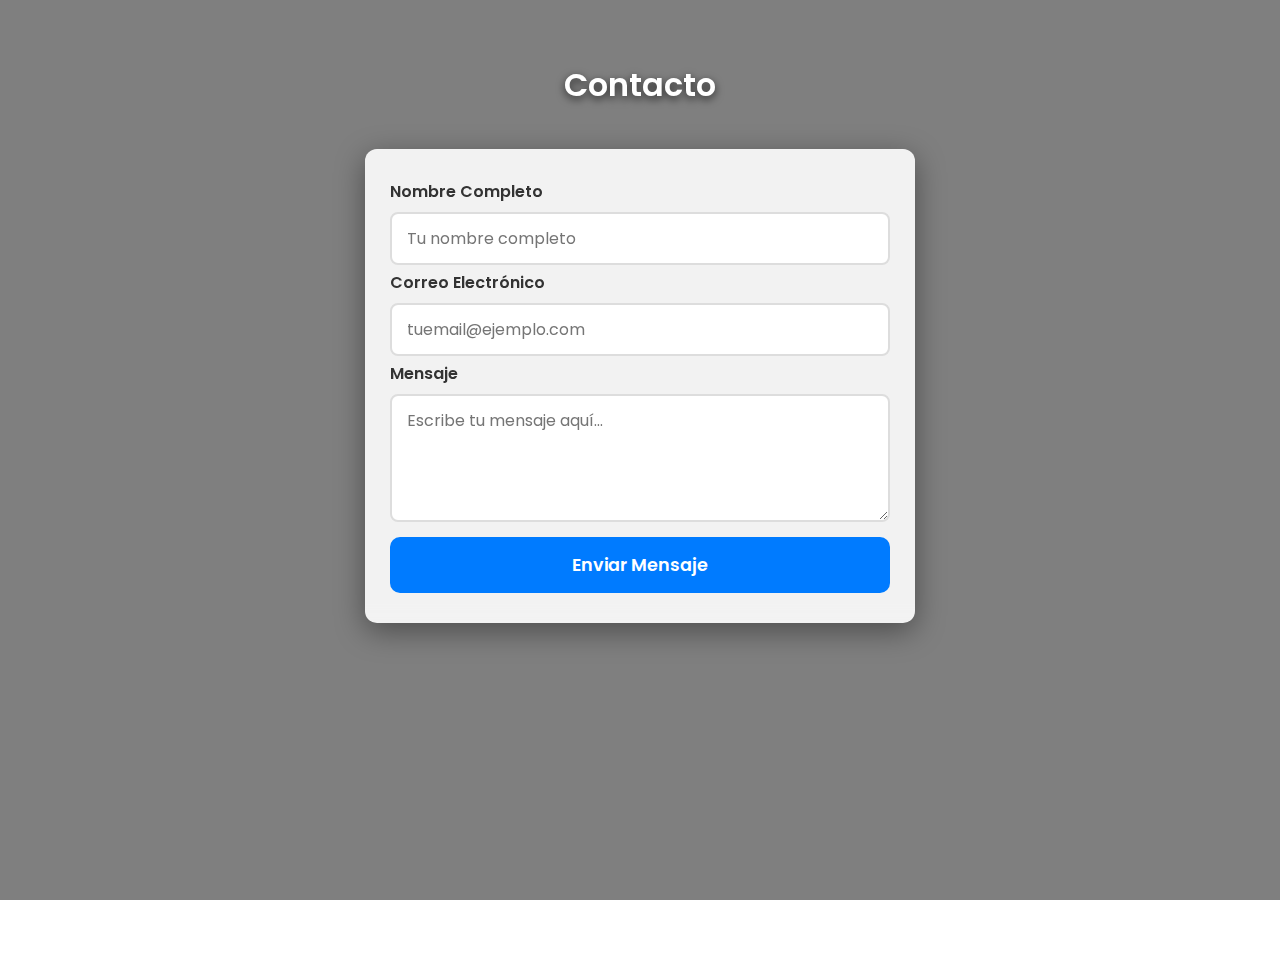
<file: contacto.html>
<!DOCTYPE html>
<html lang="es">
<head>
  <meta charset="UTF-8" />
  <meta name="viewport" content="width=device-width, initial-scale=1" />
  <title>Contacto</title>
  <style>
    @import url('https://fonts.googleapis.com/css2?family=Poppins:wght@400;600&display=swap');

    body {
      font-family: 'Poppins', sans-serif;
      margin: 0;
      padding: 40px 20px;
      min-height: 100vh;
      background-image: url('https://static.wixstatic.com/media/00ed0e_0c0a03a04be84c8ca0b41c7d6ce3dcaa~mv2.gif');
      background-size: cover;
      background-position: center;
      background-repeat: no-repeat;
      color: #333;
      display: flex;
      flex-direction: column;
      align-items: center;
      position: relative;
      z-index: 0;
    }

    body::before {
      content: "";
      position: fixed;
      top: 0; left: 0;
      width: 100vw; height: 100vh;
      background-color: rgba(0,0,0,0.5);
      z-index: -1;
    }

    h1 {
      color: #fff;
      margin-bottom: 40px;
      font-weight: 600;
      text-shadow: 0 3px 8px rgba(0,0,0,0.7);
      z-index: 1;
    }

    .contact-container {
      max-width: 500px;
      width: 100%;
      background: rgba(255, 255, 255, 0.9);
      border-radius: 12px;
      padding: 30px 25px;
      box-shadow: 0 8px 30px rgba(0,0,0,0.4);
      backdrop-filter: blur(8px);
      z-index: 1;
    }

    form {
      display: flex;
      flex-direction: column;
    }

    label {
      font-weight: 600;
      margin-bottom: 8px;
      color: #333;
    }

    input, textarea {
      padding: 12px 15px;
      margin-bottom: 5px;
      border: 2px solid #ddd;
      border-radius: 8px;
      font-size: 1rem;
      font-family: 'Poppins', sans-serif;
      transition: border-color 0.3s ease;
    }

    input:focus, textarea:focus {
      outline: none;
      border-color: #007bff;
    }

    textarea {
      resize: vertical;
      min-height: 100px;
      margin-bottom: 15px;
    }

    .error-msg {
      color: #d93025;
      font-size: 0.9rem;
      margin-bottom: 15px;
      display: none;
    }

    button {
      background-color: #007bff;
      color: white;
      font-weight: 600;
      font-size: 1.1rem;
      padding: 15px;
      border: none;
      border-radius: 10px;
      cursor: pointer;
      transition: background-color 0.3s ease;
      font-family: 'Poppins', sans-serif;
    }

    button:hover {
      background-color: #0056b3;
    }

    @media (max-width: 600px) {
      .contact-container {
        padding: 25px 20px;
      }
      h1 {
        font-size: 1.8rem;
      }
    }
  </style>
</head>
<body>

  <h1>Contacto</h1>

  <div class="contact-container">
    <form id="contactForm" novalidate>
      <label for="name">Nombre Completo</label>
      <input type="text" id="name" name="name" placeholder="Tu nombre completo" />
      <div class="error-msg" id="errorName">Por favor, ingresa tu nombre.</div>

      <label for="email">Correo Electrónico</label>
      <input type="email" id="email" name="email" placeholder="tuemail@ejemplo.com" />
      <div class="error-msg" id="errorEmail">Por favor, ingresa un correo válido.</div>

      <label for="message">Mensaje</label>
      <textarea id="message" name="message" placeholder="Escribe tu mensaje aquí..."></textarea>
      <div class="error-msg" id="errorMessage">El mensaje no puede estar vacío.</div>

      <button type="submit">Enviar Mensaje</button>
    </form>
  </div>

  <script>
    const form = document.getElementById('contactForm');

    const errorName = document.getElementById('errorName');
    const errorEmail = document.getElementById('errorEmail');
    const errorMessage = document.getElementById('errorMessage');

    function validateEmail(email) {
      
      return /^[^\s@]+@[^\s@]+\.[^\s@]+$/.test(email);
    }

    form.addEventListener('submit', e => {
      e.preventDefault();

      
      errorName.style.display = 'none';
      errorEmail.style.display = 'none';
      errorMessage.style.display = 'none';

      let valid = true;

      
      if (form.name.value.trim() === '') {
        errorName.style.display = 'block';
        valid = false;
      }

      if (!validateEmail(form.email.value.trim())) {
        errorEmail.style.display = 'block';
        valid = false;
      }

      
      if (form.message.value.trim() === '') {
        errorMessage.style.display = 'block';
        valid = false;
      }

      if (valid) {
        alert('Gracias por contactarnos, te responderemos pronto.');
        form.reset();
      }
    });
  </script>

</body>
</html>
</file>
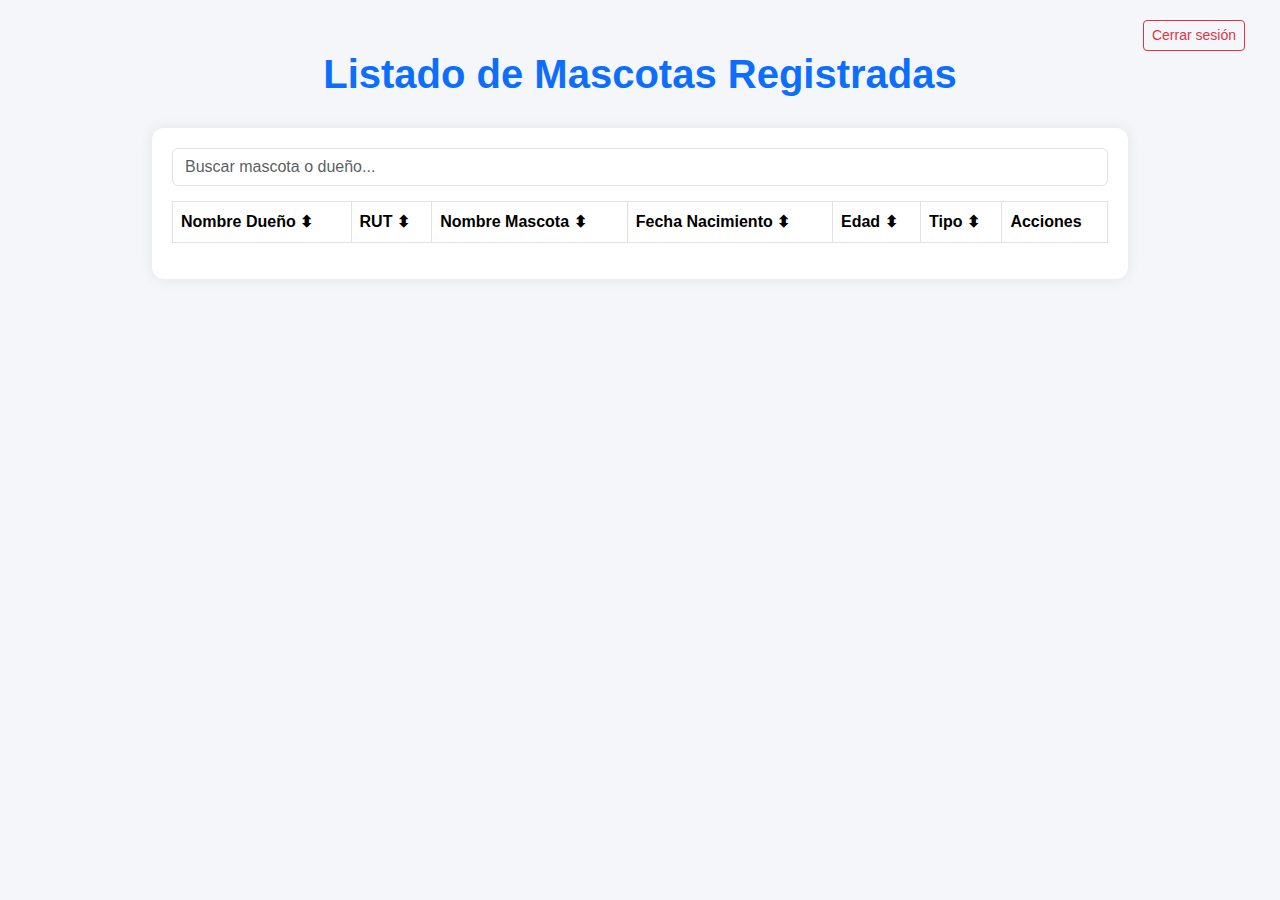
<file: crud.html>
<!DOCTYPE html>
<html lang="es">
<head>
  <meta charset="UTF-8" />
  <meta name="viewport" content="width=device-width, initial-scale=1" />
  <title>Listado de Mascotas</title>
  <link href="https://cdn.jsdelivr.net/npm/bootstrap@5.3.0/dist/css/bootstrap.min.css" rel="stylesheet" />
  <style>
    body {
      background-color: #f4f6f9;
      font-family: 'Segoe UI', sans-serif;
    }

    .container {
      max-width: 1000px;
      margin-top: 50px;
    }

    h1 {
      color: #0d6efd;
      font-weight: bold;
      text-align: center;
      margin-bottom: 30px;
    }

    .table-container {
      background-color: #ffffff;
      border-radius: 12px;
      box-shadow: 0 0 15px rgba(0, 0, 0, 0.08);
      padding: 20px;
    }

    thead {
      background-color: #0d6efd;
      color: white;
      cursor: pointer;
    }

    tbody tr:hover {
      background-color: #f1f3f5;
    }

    .btn-logout {
      position: absolute;
      top: 20px;
      right: 30px;
    }

    .btn-sm {
      margin-right: 5px;
    }

    .search-box {
      margin-bottom: 15px;
    }
  </style>
</head>
<body>
  <div class="container">
    <button class="btn btn-outline-danger btn-sm btn-logout" onclick="cerrarSesion()">Cerrar sesión</button>
    <h1>Listado de Mascotas Registradas</h1>

    <div class="table-container">
      <input type="text" class="form-control search-box" id="buscador" placeholder="Buscar mascota o dueño..." onkeyup="filtrarTabla()" />

      <div class="table-responsive">
        <table class="table table-bordered table-hover align-middle" id="tabla">
          <thead>
            <tr>
              <th onclick="ordenarTabla(0)">Nombre Dueño ⬍</th>
              <th onclick="ordenarTabla(1)">RUT ⬍</th>
              <th onclick="ordenarTabla(2)">Nombre Mascota ⬍</th>
              <th onclick="ordenarTabla(3)">Fecha Nacimiento ⬍</th>
              <th onclick="ordenarTabla(4)">Edad ⬍</th>
              <th onclick="ordenarTabla(5)">Tipo ⬍</th>
              <th>Acciones</th>
            </tr>
          </thead>
          <tbody id="tablaMascotas"></tbody>
        </table>
      </div>
    </div>
  </div>

  <script>
    function cerrarSesion() {
      if (confirm("¿Estás seguro que deseas cerrar sesión?")) {
        window.location.href = "index.html";
      }
    }

    function mostrarMascotas() {
      const mascotas = JSON.parse(localStorage.getItem("mascotas")) || [];
      const tabla = document.getElementById("tablaMascotas");
      tabla.innerHTML = "";

      mascotas.forEach((m, index) => {
        const fila = document.createElement("tr");
        fila.innerHTML = `
          <td><span>${m.nombreDueno}</span><input class="form-control d-none" type="text" value="${m.nombreDueno}"></td>
          <td><span>${m.rutDueno}</span><input class="form-control d-none" type="text" value="${m.rutDueno}"></td>
          <td><span>${m.nombreMascota}</span><input class="form-control d-none" type="text" value="${m.nombreMascota}"></td>
          <td><span>${m.fechaNacimiento}</span><input class="form-control d-none" type="date" value="${m.fechaNacimiento}"></td>
          <td><span>${m.edad}</span><input class="form-control d-none" type="number" value="${m.edad}" min="0"></td>
          <td>
            <span>${m.tipoMascota}</span>
            <select class="form-select d-none">
              <option value="Perro" ${m.tipoMascota === "Perro" ? "selected" : ""}>Perro</option>
              <option value="Gato" ${m.tipoMascota === "Gato" ? "selected" : ""}>Gato</option>
              <option value="Otro" ${m.tipoMascota === "Otro" ? "selected" : ""}>Otro</option>
            </select>
          </td>
          <td>
            <button class="btn btn-warning btn-sm" onclick="editarMascota(this, ${index})">Editar</button>
            <button class="btn btn-success btn-sm d-none" onclick="guardarEdicion(this, ${index})">Aceptar</button>
            <button class="btn btn-danger btn-sm" onclick="eliminarMascota(${index})">Eliminar</button>
          </td>
        `;
        tabla.appendChild(fila);
      });
    }

    function editarMascota(btn, index) {
      const fila = btn.closest("tr");
      const spans = fila.querySelectorAll("span");
      const inputs = fila.querySelectorAll("input, select");

      spans.forEach(span => span.classList.add("d-none"));
      inputs.forEach(input => input.classList.remove("d-none"));

      fila.querySelector(".btn-warning").classList.add("d-none");
      fila.querySelector(".btn-success").classList.remove("d-none");
    }

    function guardarEdicion(btn, index) {
      const fila = btn.closest("tr");
      const inputs = fila.querySelectorAll("input, select");

      const nuevaMascota = {
        nombreDueno: inputs[0].value.trim(),
        rutDueno: inputs[1].value.trim(),
        nombreMascota: inputs[2].value.trim(),
        fechaNacimiento: inputs[3].value,
        edad: inputs[4].value,
        tipoMascota: inputs[5].value
      };

      const mascotas = JSON.parse(localStorage.getItem("mascotas")) || [];
      mascotas[index] = nuevaMascota;
      localStorage.setItem("mascotas", JSON.stringify(mascotas));
      mostrarMascotas();
    }

    function eliminarMascota(index) {
      if (confirm("¿Seguro que deseas eliminar esta mascota?")) {
        const mascotas = JSON.parse(localStorage.getItem("mascotas")) || [];
        mascotas.splice(index, 1);
        localStorage.setItem("mascotas", JSON.stringify(mascotas));
        mostrarMascotas();
      }
    }

    function filtrarTabla() {
      const input = document.getElementById("buscador").value.toLowerCase();
      const filas = document.querySelectorAll("#tablaMascotas tr");

      filas.forEach(fila => {
        const texto = fila.textContent.toLowerCase();
        fila.style.display = texto.includes(input) ? "" : "none";
      });
    }

    function ordenarTabla(columna) {
      const tabla = document.getElementById("tabla");
      const tbody = tabla.tBodies[0];
      const filas = Array.from(tbody.rows);

      const asc = !tabla.dataset.ordenAsc || tabla.dataset.ordenCol != columna;
      filas.sort((a, b) => {
        const valA = a.cells[columna].innerText.toLowerCase();
        const valB = b.cells[columna].innerText.toLowerCase();
        return asc ? valA.localeCompare(valB) : valB.localeCompare(valA);
      });

      filas.forEach(f => tbody.appendChild(f));

      tabla.dataset.ordenAsc = asc;
      tabla.dataset.ordenCol = columna;
    }

    window.onload = mostrarMascotas;
  </script>
</body>
</html>
</file>
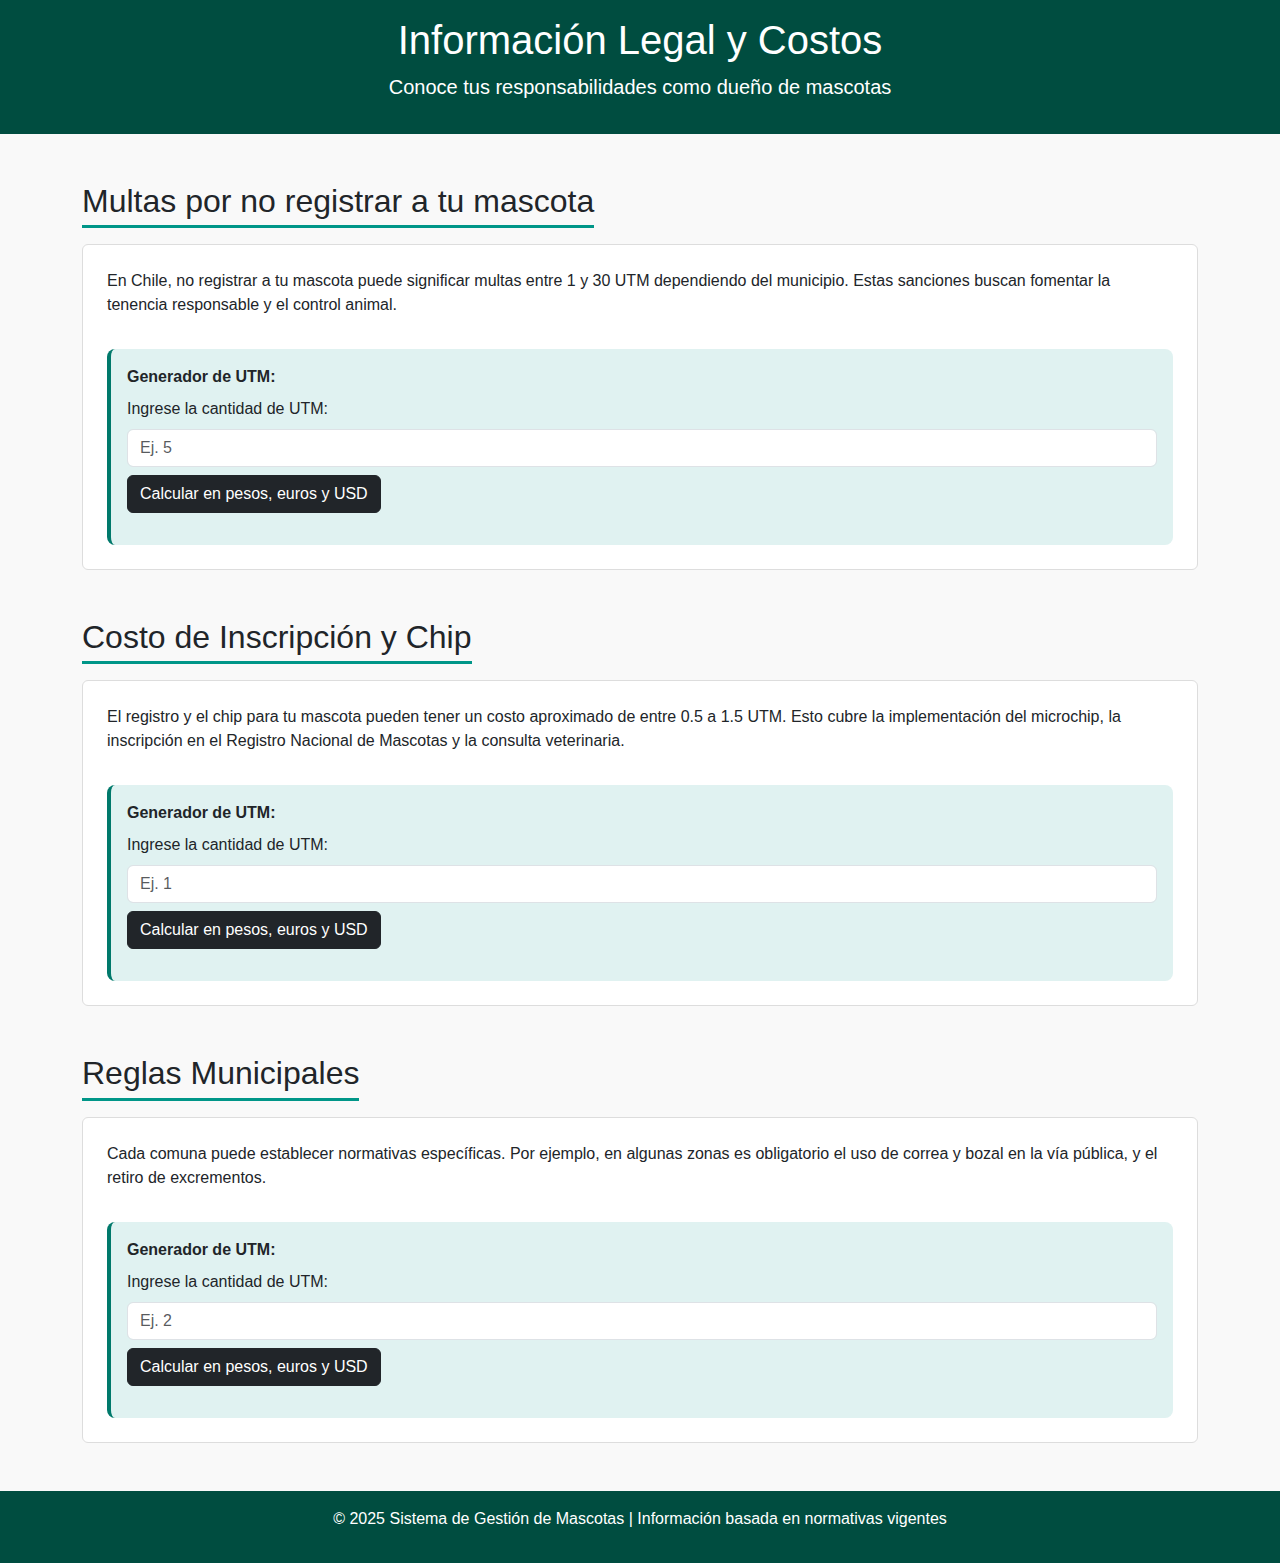
<file: datos-legales.html>
<!DOCTYPE html>
<html lang="es">
<head>
  <meta charset="UTF-8" />
  <meta name="viewport" content="width=device-width, initial-scale=1" />
  <title>Información Legal sobre Mascotas</title>
  <link href="https://cdn.jsdelivr.net/npm/bootstrap@5.3.0/dist/css/bootstrap.min.css" rel="stylesheet" />
  <style>
    body {
      background-color: #f9f9f9;
      font-family: 'Segoe UI', sans-serif;
    }

    header {
      background-color: #004d40;
      color: white;
      padding: 1rem 0;
    }

    h2.section-title {
      border-bottom: 3px solid #009688;
      display: inline-block;
      margin-bottom: 1rem;
      padding-bottom: 0.3rem;
    }

    .card {
      border: 1px solid #ddd;
      transition: transform 0.3s ease;
    }

    .card:hover {
      transform: scale(1.02);
    }

    .utm-box {
      background-color: #e0f2f1;
      border-left: 4px solid #00796b;
      padding: 1rem;
      border-radius: 8px;
      margin-top: 1rem;
    }

    footer {
      background-color: #004d40;
      color: white;
      text-align: center;
      padding: 1rem 0;
      margin-top: 3rem;
    }
  </style>
</head>
<body>

<header class="text-center">
  <h1>Información Legal y Costos</h1>
  <p class="lead">Conoce tus responsabilidades como dueño de mascotas</p>
</header>

<main class="container my-5">

  <section class="mb-5">
    <h2 class="section-title">Multas por no registrar a tu mascota</h2>
    <div class="card p-4">
      <p>En Chile, no registrar a tu mascota puede significar multas entre 1 y 30 UTM dependiendo del municipio. Estas sanciones buscan fomentar la tenencia responsable y el control animal.</p>
      <div class="utm-box">
        <strong>Generador de UTM:</strong><br>
        <label for="utmInput1" class="form-label mt-2">Ingrese la cantidad de UTM:</label>
        <input type="number" class="form-control" id="utmInput1" placeholder="Ej. 5" />
        <button class="btn btn-dark mt-2" onclick="calcularUTM('utmInput1', 'utmResultado1')">Calcular en pesos, euros y USD</button>
        <div id="utmResultado1" class="mt-3"></div>
      </div>
    </div>
  </section>

  <section class="mb-5">
    <h2 class="section-title">Costo de Inscripción y Chip</h2>
    <div class="card p-4">
      <p>El registro y el chip para tu mascota pueden tener un costo aproximado de entre 0.5 a 1.5 UTM. Esto cubre la implementación del microchip, la inscripción en el Registro Nacional de Mascotas y la consulta veterinaria.</p>
      <div class="utm-box">
        <strong>Generador de UTM:</strong><br>
        <label for="utmInput2" class="form-label mt-2">Ingrese la cantidad de UTM:</label>
        <input type="number" class="form-control" id="utmInput2" placeholder="Ej. 1" />
        <button class="btn btn-dark mt-2" onclick="calcularUTM('utmInput2', 'utmResultado2')">Calcular en pesos, euros y USD</button>
        <div id="utmResultado2" class="mt-3"></div>
      </div>
    </div>
  </section>

  <section class="mb-5">
    <h2 class="section-title">Reglas Municipales</h2>
    <div class="card p-4">
      <p>Cada comuna puede establecer normativas específicas. Por ejemplo, en algunas zonas es obligatorio el uso de correa y bozal en la vía pública, y el retiro de excrementos.</p>
      <div class="utm-box">
        <strong>Generador de UTM:</strong><br>
        <label for="utmInput3" class="form-label mt-2">Ingrese la cantidad de UTM:</label>
        <input type="number" class="form-control" id="utmInput3" placeholder="Ej. 2" />
        <button class="btn btn-dark mt-2" onclick="calcularUTM('utmInput3', 'utmResultado3')">Calcular en pesos, euros y USD</button>
        <div id="utmResultado3" class="mt-3"></div>
      </div>
    </div>
  </section>

</main>

<footer>
  <p>© 2025 Sistema de Gestión de Mascotas | Información basada en normativas vigentes</p>
</footer>

<script>
  async function calcularUTM(inputId, resultadoId) {
    const valor = parseFloat(document.getElementById(inputId).value);
    if (isNaN(valor) || valor <= 0) {
      document.getElementById(resultadoId).innerText = "Por favor, ingresa un valor válido.";
      return;
    }

    try {
      const res = await fetch("https://mindicador.cl/api");
      const data = await res.json();
      const utm = data.utm.valor;
      const usd = data.dolar.valor;
      const euro = data.euro.valor;

      const totalCLP = valor * utm;
      const totalUSD = totalCLP / usd;
      const totalEUR = totalCLP / euro;

      document.getElementById(resultadoId).innerHTML = `
        <ul>
          <li><strong>Peso chileno (CLP):</strong> $${totalCLP.toLocaleString()}</li>
          <li><strong>USD:</strong> $${totalUSD.toFixed(2)}</li>
          <li><strong>Euro:</strong> €${totalEUR.toFixed(2)}</li>
        </ul>
      `;
    } catch (error) {
      document.getElementById(resultadoId).innerText = "Error al obtener datos desde la API.";
    }
  }
</script>

</body>
</html>
</file>
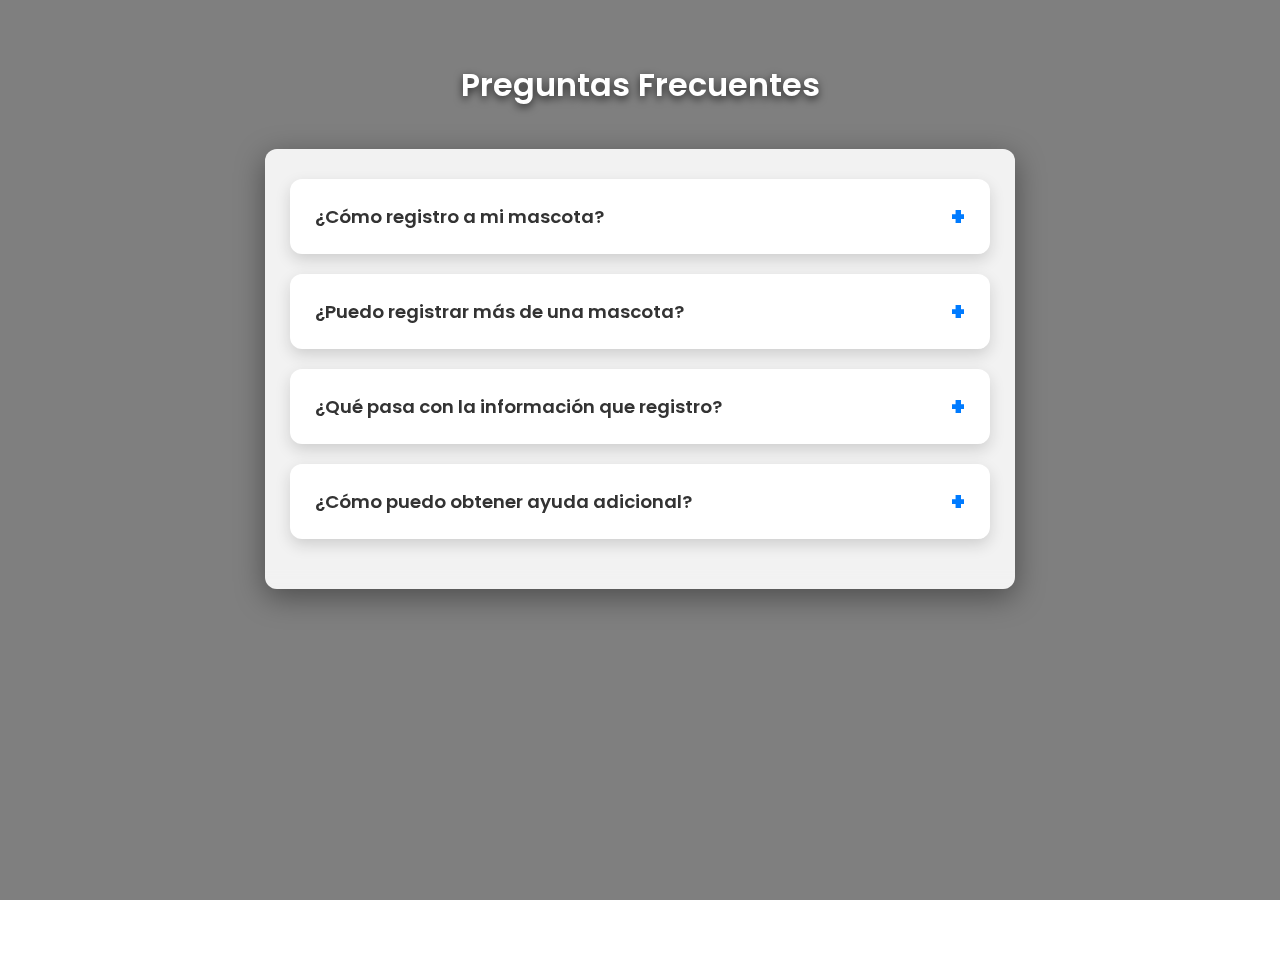
<file: preguntas-frecuentes.html>
<!DOCTYPE html>
<html lang="es">
<head>
  <meta charset="UTF-8" />
  <meta name="viewport" content="width=device-width, initial-scale=1" />
  <title>Preguntas Frecuentes</title>
  <style>
    @import url('https://fonts.googleapis.com/css2?family=Poppins:wght@400;600&display=swap');

    body {
      font-family: 'Poppins', sans-serif;
      margin: 0;
      padding: 40px 20px;
      min-height: 100vh;
      background-image: url('https://static.wixstatic.com/media/00ed0e_0c0a03a04be84c8ca0b41c7d6ce3dcaa~mv2.gif');
      background-size: cover;
      background-position: center;
      background-repeat: no-repeat;
      color: #333;
      display: flex;
      flex-direction: column;
      align-items: center;
      position: relative;
      z-index: 0;
    }

    body::before {
      content: "";
      position: fixed;
      top: 0; left: 0;
      width: 100vw; height: 100vh;
      background-color: rgba(0,0,0,0.5);
      z-index: -1;
    }

    h1 {
      color: #fff;
      margin-bottom: 40px;
      font-weight: 600;
      text-shadow: 0 3px 8px rgba(0,0,0,0.7);
      z-index: 1;
    }

    .faq-container {
      max-width: 700px;
      width: 100%;
      background: rgba(255, 255, 255, 0.9);
      border-radius: 12px;
      padding: 30px 25px;
      box-shadow: 0 8px 30px rgba(0,0,0,0.4);
      z-index: 1;
      backdrop-filter: blur(8px);
    }

    .faq-item {
      background: #fff;
      border-radius: 12px;
      margin-bottom: 20px;
      padding: 20px 25px;
      box-shadow: 0 6px 15px rgba(0,0,0,0.15);
      cursor: pointer;
      position: relative;
      transition: transform 0.2s ease, box-shadow 0.3s ease;
    }
    .faq-item:hover {
      transform: translateY(-5px);
      box-shadow: 0 10px 25px rgba(0,0,0,0.25);
    }

    .question {
      font-weight: 600;
      font-size: 1.15rem;
      color: #333;
      display: flex;
      justify-content: space-between;
      align-items: center;
      user-select: none;
    }

    .question::after {
      content: '+';
      font-weight: 900;
      font-size: 1.5rem;
      color: #007bff;
      transition: transform 0.3s ease;
    }

    .faq-item.active .question::after {
      content: '-';
      transform: rotate(180deg);
    }

    .answer {
      margin-top: 15px;
      font-size: 1rem;
      line-height: 1.5;
      color: #444;
      display: none;
    }

    .faq-item.active .answer {
      display: block;
    }

    /* Responsive */
    @media (max-width: 600px) {
      h1 {
        font-size: 1.8rem;
      }
    }
  </style>
</head>
<body>

  <h1>Preguntas Frecuentes</h1>

  <div class="faq-container">
    <div class="faq-item">
      <div class="question">¿Cómo registro a mi mascota?</div>
      <div class="answer">Para registrar a tu mascota, completa el formulario con sus datos básicos como nombre, especie, raza, edad y datos de contacto del dueño.</div>
    </div>

    <div class="faq-item">
      <div class="question">¿Puedo registrar más de una mascota?</div>
      <div class="answer">Sí, puedes registrar tantas mascotas como desees, solo debes llenar el formulario por cada una.</div>
    </div>

    <div class="faq-item">
      <div class="question">¿Qué pasa con la información que registro?</div>
      <div class="answer">La información registrada se utiliza exclusivamente para gestionar y proteger a las mascotas. No se comparte con terceros sin consentimiento.</div>
    </div>

    <div class="faq-item">
      <div class="question">¿Cómo puedo obtener ayuda adicional?</div>
      <div class="answer">Si tienes dudas específicas, puedes contactarnos en la sección Contacto de nuestra página.</div>
    </div>
  </div>

  <script>
    const faqItems = document.querySelectorAll('.faq-item');

    faqItems.forEach(item => {
      const question = item.querySelector('.question');
      question.addEventListener('click', () => {
        item.classList.toggle('active');
      });
    });
  </script>

</body>
</html>
</file>
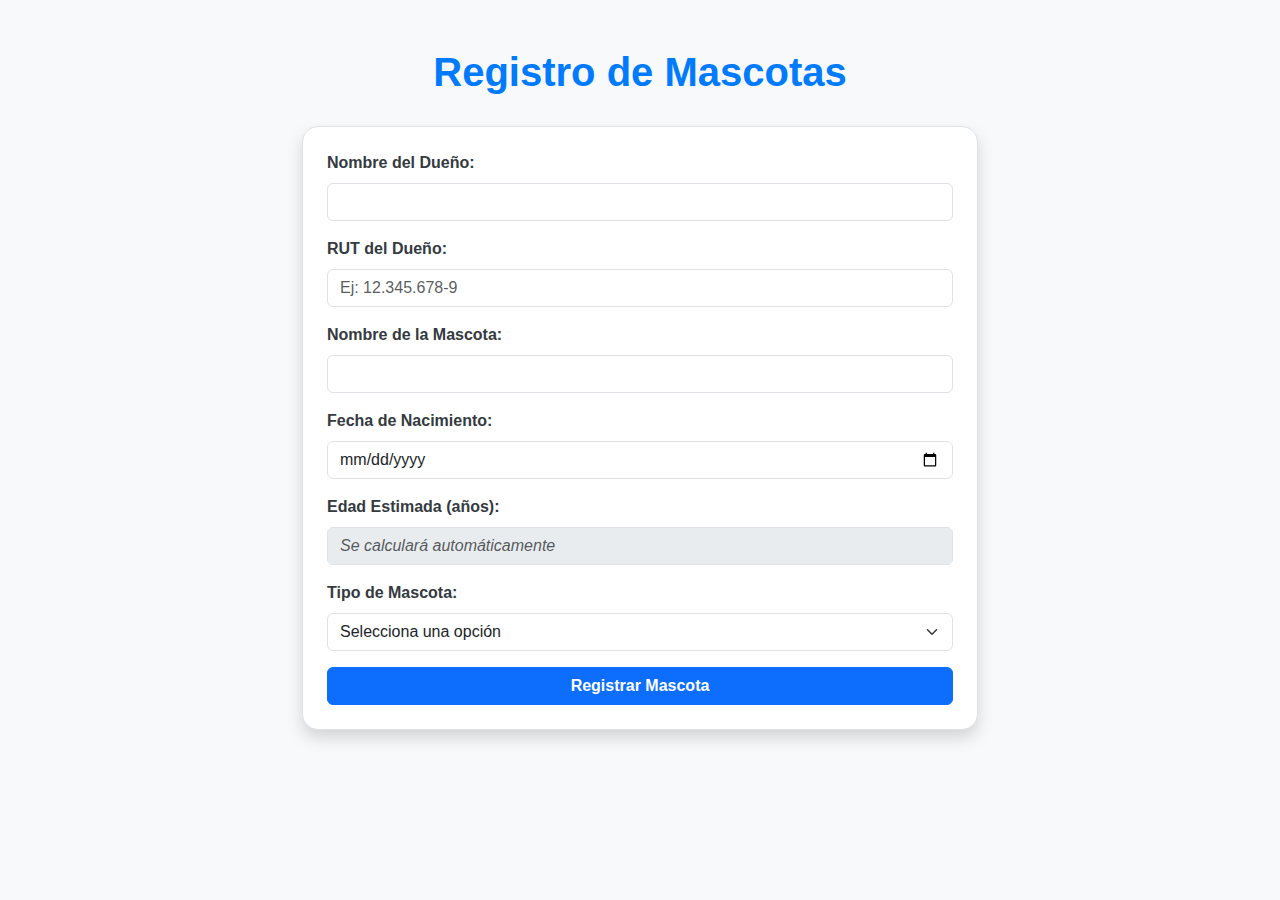
<file: registro.html>
<!DOCTYPE html>
<html lang="es">
<head>
  <meta charset="UTF-8" />
  <meta name="viewport" content="width=device-width, initial-scale=1" />
  <title>Registro de Mascotas</title>
  <link href="https://cdn.jsdelivr.net/npm/bootstrap@5.3.0/dist/css/bootstrap.min.css" rel="stylesheet" />

  <style>
    body {
      background-color: #f2f2f2;
      font-family: 'Segoe UI', Tahoma, Geneva, Verdana, sans-serif;
    }

    h1 {
      color: #007bff;
      font-weight: bold;
      margin-bottom: 30px;
    }

    .container {
      max-width: 700px;
    }

    form.card {
      border-radius: 1rem;
      border: 1px solid #dee2e6;
      background-color: #fff;
    }

    .form-label {
      font-weight: 600;
      color: #343a40;
    }

    .form-control:focus,
    .form-select:focus {
      border-color: #007bff;
      box-shadow: 0 0 0 0.25rem rgba(0, 123, 255, 0.25);
    }

    .btn-primary {
      font-weight: bold;
      transition: all 0.3s ease;
    }

    .btn-primary:hover {
      background-color: #0056b3;
      transform: scale(1.02);
    }

    .readonly-input {
      background-color: #e9ecef;
      color: #6c757d;
      font-style: italic;
    }
  </style>
</head>
<body class="bg-light">

  <div class="container my-5">
    <h1 class="text-center">Registro de Mascotas</h1>
    
    <form id="formularioMascota" class="card p-4 shadow" novalidate>
      <div class="mb-3">
        <label for="nombreDueno" class="form-label">Nombre del Dueño:</label>
        <input type="text" id="nombreDueno" class="form-control" required />
      </div>

      <div class="mb-3">
        <label for="rutDueno" class="form-label">RUT del Dueño:</label>
        <input type="text" id="rutDueno" class="form-control" placeholder="Ej: 12.345.678-9" required />
      </div>

      <div class="mb-3">
        <label for="nombreMascota" class="form-label">Nombre de la Mascota:</label>
        <input type="text" id="nombreMascota" class="form-control" required />
      </div>

      <div class="mb-3">
        <label for="fechaNacimiento" class="form-label">Fecha de Nacimiento:</label>
        <input type="date" id="fechaNacimiento" class="form-control" max="" required />
      </div>

      <div class="mb-3">
        <label for="edadMascota" class="form-label">Edad Estimada (años):</label>
        <input type="text" id="edadMascota" class="form-control readonly-input" readonly placeholder="Se calculará automáticamente" />
      </div>

      <div class="mb-3">
        <label for="tipoMascota" class="form-label">Tipo de Mascota:</label>
        <select id="tipoMascota" class="form-select" required>
          <option value="" disabled selected>Selecciona una opción</option>
          <option value="Perro">Perro</option>
          <option value="Gato">Gato</option>
          <option value="Otro">Otro</option>
        </select>
      </div>

      <div class="d-grid">
        <button type="submit" class="btn btn-primary">Registrar Mascota</button>
      </div>
    </form>
  </div>

  <script>
    // Establecer fecha máxima
    document.getElementById("fechaNacimiento").max = new Date().toISOString().split("T")[0];

    // Calcular edad al cambiar la fecha
    document.getElementById("fechaNacimiento").addEventListener("change", function () {
      const edad = calcularEdad(this.value);
      document.getElementById("edadMascota").value = edad;
    });

    function calcularEdad(fechaNacimiento) {
      if (!fechaNacimiento) return "";
      const hoy = new Date();
      const nacimiento = new Date(fechaNacimiento);
      let edad = hoy.getFullYear() - nacimiento.getFullYear();
      const mes = hoy.getMonth() - nacimiento.getMonth();
      if (mes < 0 || (mes === 0 && hoy.getDate() < nacimiento.getDate())) {
        edad--;
      }
      return edad >= 0 ? edad : "";
    }

    function encriptar(texto) {
      return btoa(texto.trim());
    }

    document.getElementById("formularioMascota").addEventListener("submit", function (e) {
      e.preventDefault();

      const nombreDueno = document.getElementById("nombreDueno").value.trim();
      const rutDueno = document.getElementById("rutDueno").value.trim();
      const nombreMascota = document.getElementById("nombreMascota").value.trim();
      const fechaNacimiento = document.getElementById("fechaNacimiento").value;
      const edad = document.getElementById("edadMascota").value;
      const tipoMascota = document.getElementById("tipoMascota").value;

      if (!nombreDueno || !rutDueno || !nombreMascota || !fechaNacimiento || !tipoMascota) {
        alert("Por favor, completa todos los campos requeridos.");
        return;
      }

      const nuevaMascota = {
        nombreDueno,
        rutDueno,
        nombreMascota,
        fechaNacimiento,
        edad,
        tipoMascota
      };

      let mascotas = JSON.parse(localStorage.getItem("mascotas")) || [];
      mascotas.push(nuevaMascota);
      localStorage.setItem("mascotas", JSON.stringify(mascotas));

      alert("Mascota registrada con éxito.");
      document.getElementById("formularioMascota").reset();
      document.getElementById("edadMascota").value = "";    
    });
  </script>

</body>
</html>
</file>
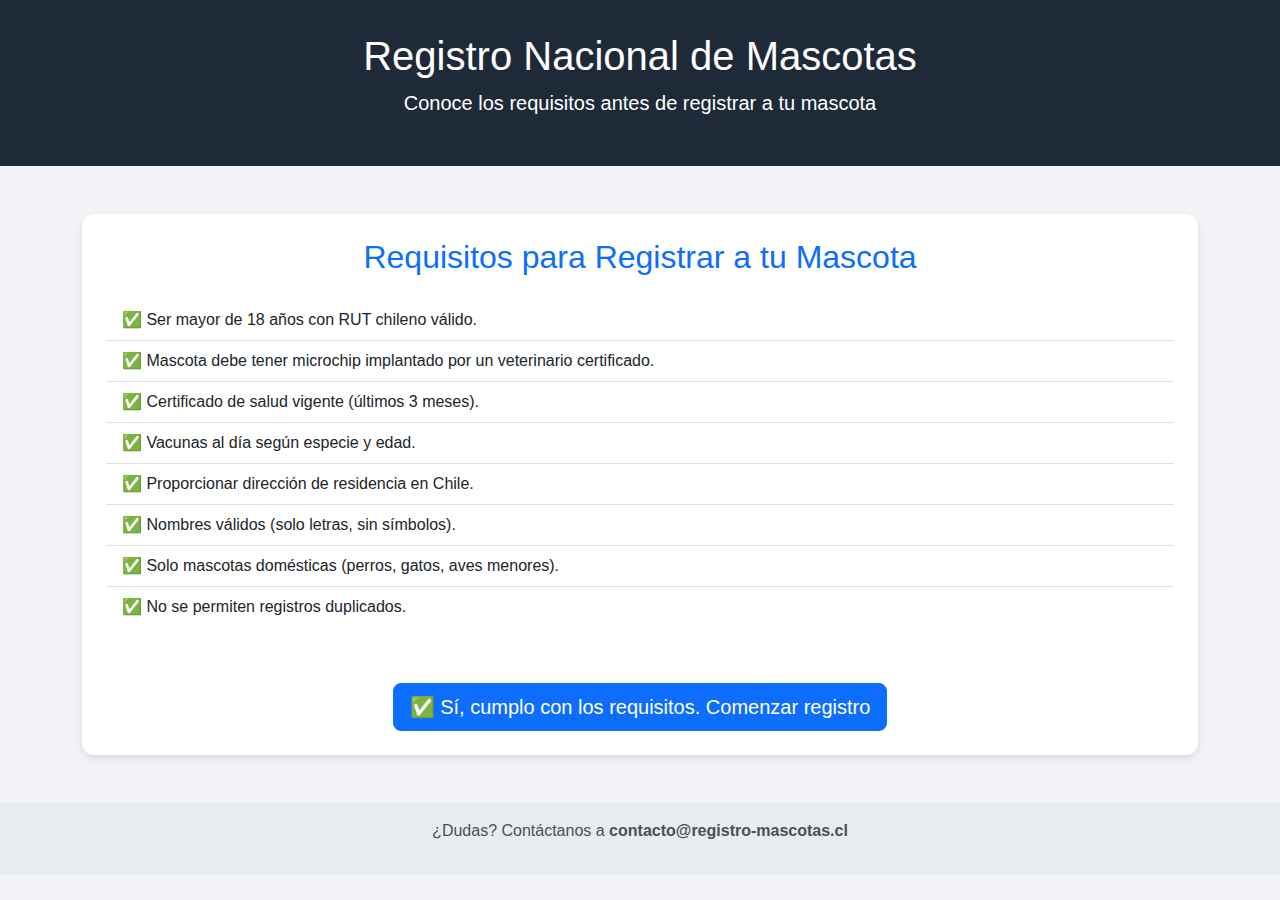
<file: requisitos.html>
<!DOCTYPE html>
<html lang="es">
<head>
  <meta charset="UTF-8" />
  <meta name="viewport" content="width=device-width, initial-scale=1" />
  <title>Requisitos para Registrar Mascotas</title>
  <link href="https://cdn.jsdelivr.net/npm/bootstrap@5.3.3/dist/css/bootstrap.min.css" rel="stylesheet" />
  <style>
    body {
      background-color: #f2f4f8;
      font-family: 'Segoe UI', sans-serif;
    }
    .header {
      background-color: #1e2a38;
      color: white;
      padding: 2rem 0;
      text-align: center;
    }
    .card {
      border: none;
      border-radius: 12px;
      box-shadow: 0 4px 10px rgba(0,0,0,0.1);
    }
    .btn-registro {
      margin-top: 2rem;
    }
    footer {
      margin-top: 3rem;
      text-align: center;
      padding: 1rem;
      background-color: #e9ecef;
      color: #495057;
    }
  </style>
</head>
<body>

  <header class="header">
    <h1>Registro Nacional de Mascotas</h1>
    <p class="lead">Conoce los requisitos antes de registrar a tu mascota</p>
  </header>

  <main class="container my-5">
    <div class="card p-4">
      <h2 class="mb-4 text-center text-primary">Requisitos para Registrar a tu Mascota</h2>
      <ul class="list-group list-group-flush mb-4">
        <li class="list-group-item">✅ Ser mayor de 18 años con RUT chileno válido.</li>
        <li class="list-group-item">✅ Mascota debe tener microchip implantado por un veterinario certificado.</li>
        <li class="list-group-item">✅ Certificado de salud vigente (últimos 3 meses).</li>
        <li class="list-group-item">✅ Vacunas al día según especie y edad.</li>
        <li class="list-group-item">✅ Proporcionar dirección de residencia en Chile.</li>
        <li class="list-group-item">✅ Nombres válidos (solo letras, sin símbolos).</li>
        <li class="list-group-item">✅ Solo mascotas domésticas (perros, gatos, aves menores).</li>
        <li class="list-group-item">✅ No se permiten registros duplicados.</li>
      </ul>

      <div class="text-center">
        <a href="registro.html" class="btn btn-primary btn-lg btn-registro">✅ Sí, cumplo con los requisitos. Comenzar registro</a>
      </div>
    </div>
  </main>

  <footer>
    <p>¿Dudas? Contáctanos a <strong>contacto@registro-mascotas.cl</strong></p>
  </footer>

  <script src="https://cdn.jsdelivr.net/npm/bootstrap@5.3.3/dist/js/bootstrap.bundle.min.js"></script>
</body>
</html>
</file>
